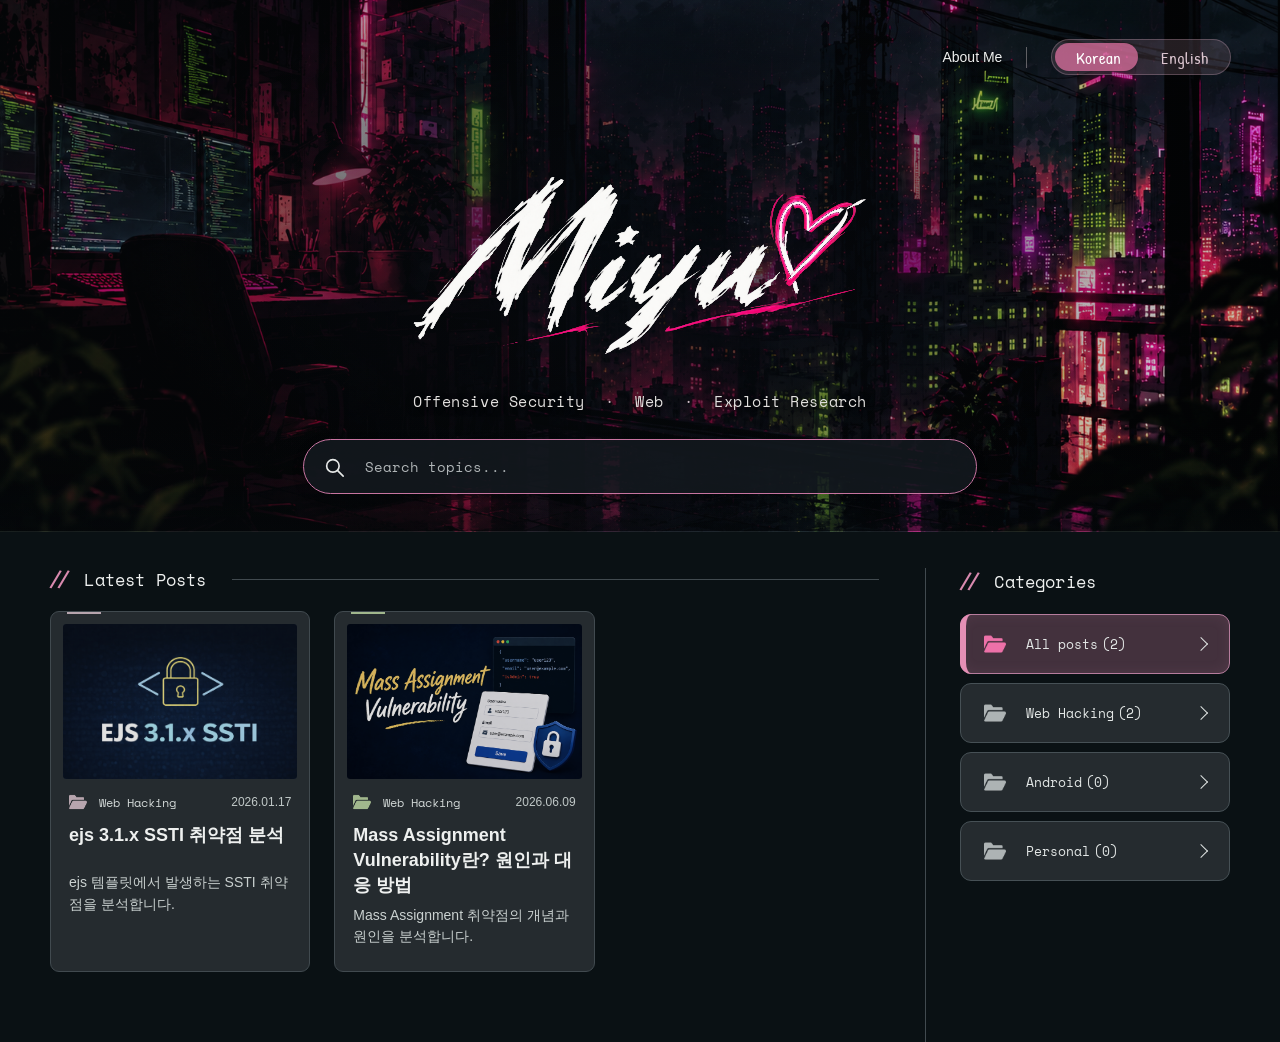
<file: index.html>
<!DOCTYPE html>
<html lang="ko">
<head>
  <meta charset="UTF-8">
  <meta name="viewport" content="width=device-width, initial-scale=1.0">
  <meta name="theme-color" content="#1b2024">
  <meta name="description" content="Miyu의 Offensive Security Research 블로그">
  <title>Miyu Blog</title>
  <meta property="og:type" content="website">
  <meta property="og:url" content="https://0xm1yu.github.io/">
  <meta property="og:title" content="Miyu Blog">
  <meta property="og:description" content="Miyu의 Offensive Security Research 블로그">
  <meta property="og:image" content="https://0xm1yu.github.io/designs/cyber/og-image.jpg">
  <meta property="og:image:width" content="1200">
  <meta property="og:image:height" content="630">
  <meta name="twitter:card" content="summary_large_image">
  <link rel="preconnect" href="https://fonts.googleapis.com">
  <link rel="preconnect" href="https://fonts.gstatic.com" crossorigin>
  <link href="https://fonts.googleapis.com/css2?family=Patrick+Hand&family=Space+Mono:wght@400;700&display=swap" rel="stylesheet">
  <link rel="stylesheet" href="designs/cyber/index.css?v=20261022-refactor">
  <script src="designs/cyber/index.js?v=20261022-refactor" defer></script>
</head>
<body>
  <section class="hero" aria-label="Miyu blog introduction">
    <header class="site-header">
      <nav class="header-nav" aria-label="Site navigation">
        <a href="#about">About Me</a>
        <span class="nav-divider" aria-hidden="true"></span>
        <div class="language-switch" data-active="ko" role="group" aria-label="Language">
          <button type="button" data-lang="ko" aria-pressed="true">Korean</button>
          <button type="button" data-lang="en" aria-pressed="false">English</button>
          <span class="thumb" aria-hidden="true"></span>
        </div>
      </nav>
    </header>

    <div class="hero-content">
      <div class="hero-heading">
        <h1 class="hero-name" aria-label="Miyu">
          <span class="sr-only">Miyu</span>
          <svg class="brush-wordmark" viewBox="-37.5 -10 1514 720" role="presentation" aria-hidden="true">
            <defs>
              <image id="brush-source" href="designs/cyber/miyu-brush-reference.png" width="1514" height="720"/>
              <filter id="white-paint" color-interpolation-filters="sRGB">
                <feColorMatrix type="matrix" values="1 0 0 0 0  0 1 0 0 0  0 0 1 0 0  -3 6 0 1 -2"/>
              </filter>
              <filter id="pink-paint" color-interpolation-filters="sRGB">
                <feColorMatrix type="matrix" values="1 0 0 0 0  0 1 0 0 0  0 0 1 0 0  4 -4 0 1 -2"/>
              </filter>
              <clipPath id="m-area"><path d="M0 0 H662 V215 L625 292 L580 390 L530 565 L490 720 H0 Z"/></clipPath>
              <clipPath id="i-body-area"><path d="M575 330 H695 L700 375 L675 445 L625 570 L535 580 L535 390 Z"/></clipPath>
              <clipPath id="i-dot-area"><path d="M625 225 H730 V327 H625 Z"/></clipPath>
              <clipPath id="y-area"><path d="M665 310 H910 V345 L895 390 L870 460 L835 535 L795 655 H605 L645 570 L700 435 Z"/></clipPath>
              <clipPath id="u-area"><path d="M865 295 H1105 V385 H1135 V560 H865 Z"/></clipPath>
              <mask id="m-reveal" maskUnits="userSpaceOnUse" maskContentUnits="userSpaceOnUse">
                <g transform="translate(0 90) scale(.69 .73)" fill="none" stroke="white" stroke-linecap="round">
                  <path class="reveal-stroke" pathLength="1" style="--delay:.058s;--duration:.278s" stroke-width="160" d="M100 671 C238 473 469 188 697 34"/>
                  <path class="reveal-stroke" pathLength="1" style="--delay:.335s;--duration:.179s" stroke-width="160" d="M688 39 C627 181 493 488 453 607"/>
                  <path class="reveal-stroke" pathLength="1" style="--delay:.514s;--duration:.272s" stroke-width="160" d="M456 596 C582 394 778 139 922 46"/>
                  <path class="reveal-stroke" pathLength="1" style="--delay:.786s;--duration:.185s" stroke-width="160" d="M920 50 C866 201 714 518 684 677"/>
                </g>
              </mask>
              <mask id="i-body-reveal" maskUnits="userSpaceOnUse" maskContentUnits="userSpaceOnUse">
                <g transform="translate(0 90) scale(.69 .73)" fill="none" stroke="white" stroke-linecap="round">
                  <path class="reveal-stroke" pathLength="1" style="--delay:.994s;--duration:.191s" stroke-width="160" d="M990 351 C914 499 842 655 721 689"/>
                </g>
              </mask>
              <mask id="i-dot-reveal" maskUnits="userSpaceOnUse" maskContentUnits="userSpaceOnUse">
                <g transform="translate(0 90) scale(.69 .73)" fill="none" stroke="white" stroke-linecap="round">
                  <path class="reveal-stroke" pathLength="1" style="--delay:1.19s;--duration:.058s" stroke-width="110" d="M974 281 L1021 254"/>
                </g>
              </mask>
              <mask id="y-reveal" maskUnits="userSpaceOnUse" maskContentUnits="userSpaceOnUse">
                <g transform="translate(0 90) scale(.69 .73)" fill="none" stroke="white" stroke-linecap="round">
                  <path class="reveal-stroke" pathLength="1" style="--delay:1.266s;--duration:.301s" stroke-width="165" d="M1071 371 C971 550 1034 605 1115 535 C1192 467 1208 377 1261 345"/>
                  <path class="reveal-stroke" pathLength="1" style="--delay:1.566s;--duration:.272s" stroke-width="165" d="M1286 347 C1207 548 1121 685 973 765"/>
                </g>
              </mask>
              <mask id="u-reveal" maskUnits="userSpaceOnUse" maskContentUnits="userSpaceOnUse">
                <g transform="translate(0 90) scale(.69 .73)" fill="none" stroke="white" stroke-linecap="round">
                  <path class="reveal-stroke" pathLength="1" style="--delay:1.85s;--duration:.231s" stroke-width="165" d="M1358 362 C1274 558 1354 588 1434 511 C1494 452 1522 371 1551 342"/>
                  <path class="reveal-stroke" pathLength="1" style="--delay:2.081s;--duration:.22s" stroke-width="165" d="M1584 345 C1500 538 1512 613 1636 540"/>
                </g>
              </mask>
              <mask id="underline-reveal" maskUnits="userSpaceOnUse" maskContentUnits="userSpaceOnUse">
                <path class="underline-reveal-path" transform="translate(0 65) scale(.69 .73)" pathLength="1" d="M430 744 C845 696 1431 606 1986 515" fill="none" stroke="white" stroke-width="78" stroke-linecap="round"/>
              </mask>
              <mask id="heart-reveal" maskUnits="userSpaceOnUse" maskContentUnits="userSpaceOnUse">
                <path class="heart-reveal-path" transform="translate(0 65) scale(.69 .73)" pathLength="1" d="M1651 502 C1596 403 1558 214 1627 115 C1682 42 1765 102 1788 211 C1856 95 1946 70 1990 144 C2044 257 1860 422 1651 502Z" fill="none" stroke="white" stroke-width="165" stroke-linejoin="round"/>
              </mask>
            </defs>
            <g clip-path="url(#m-area)"><use href="#brush-source" filter="url(#white-paint)" mask="url(#m-reveal)"/></g>
            <g clip-path="url(#i-body-area)"><use href="#brush-source" filter="url(#white-paint)" mask="url(#i-body-reveal)"/></g>
            <g clip-path="url(#i-dot-area)"><use href="#brush-source" filter="url(#white-paint)" mask="url(#i-dot-reveal)"/></g>
            <g clip-path="url(#y-area)"><use href="#brush-source" filter="url(#white-paint)" mask="url(#y-reveal)"/></g>
            <g clip-path="url(#u-area)"><use href="#brush-source" filter="url(#white-paint)" mask="url(#u-reveal)"/></g>
            <use href="#brush-source" filter="url(#pink-paint)" mask="url(#underline-reveal)"/>
            <use href="#brush-source" filter="url(#white-paint)" mask="url(#heart-reveal)"/>
            <use href="#brush-source" filter="url(#pink-paint)" mask="url(#heart-reveal)"/>
          </svg>
        </h1>
      </div>
      <p class="hero-subtitle">Offensive Security <span>·</span> Web <span>·</span> Exploit Research</p>
      <label class="search-box">
        <svg viewBox="0 0 24 24" aria-hidden="true"><circle cx="10.8" cy="10.8" r="6.8"/><path d="M16 16 L22 22"/></svg>
        <span class="sr-only">Search posts</span>
        <input id="post-search" type="search" placeholder="Search topics..." autocomplete="off">
      </label>
    </div>
  </section>

  <main class="content-shell" id="posts">
    <section class="posts-section" aria-labelledby="latest-posts-title">
      <h2 class="section-title" id="latest-posts-title"><span class="slashes" aria-hidden="true">//</span> <span>Latest Posts</span></h2>
      <!-- <a href="https://www.flaticon.com/free-icons/folder" title="folder icons">Folder icons created by Magnific - Flaticon</a> -->
      <ul class="post-grid" id="post-grid">
        <li class="post-card" data-category="web">
          <a href="/ejs-ssti-analysis/" class="post-link">
            <div class="post-image"><img src="/posts/web/cve-analysis/ejs-ssti-analysis/ejs_ssti.png" alt="EJS 3.1.x SSTI article illustration" loading="lazy"></div>
            <div class="post-info">
              <div class="post-meta"><span class="folder-icon" aria-hidden="true"></span><span>Web Hacking</span><time datetime="2026-01-17">2026.01.17</time></div>
              <h3>ejs 3.1.x SSTI 취약점 분석</h3>
              <p>ejs 템플릿에서 발생하는 SSTI 취약점을 분석합니다.</p>
            </div>
          </a>
        </li>
        <li class="post-card post-card--green" data-category="web">
          <a href="/mass-assignment/" class="post-link">
            <div class="post-image"><img src="/posts/web/vulnerabilities/mass-assignment/mass-assignment-vulnerability.png" alt="Mass Assignment Vulnerability article illustration" loading="lazy"></div>
            <div class="post-info">
              <div class="post-meta"><span class="folder-icon" aria-hidden="true"></span><span>Web Hacking</span><time datetime="2026-06-09">2026.06.09</time></div>
              <h3>Mass Assignment Vulnerability란? 원인과 대응 방법</h3>
              <p>Mass Assignment 취약점의 개념과 원인을 분석합니다.</p>
            </div>
          </a>
        </li>
      </ul>
      <p class="empty-state" id="empty-state" hidden>일치하는 글이 없습니다.</p>
    </section>

    <aside class="sidebar" aria-labelledby="categories-title">
      <h2 class="section-title" id="categories-title"><span class="slashes" aria-hidden="true">//</span> <span>Categories</span></h2>
      <div class="category-list" role="group" aria-label="Post categories">
        <button type="button" class="category-button" data-category="all" aria-pressed="true"><span class="folder-icon" aria-hidden="true"></span><span>All posts</span><span class="category-count"></span><span class="chevron" aria-hidden="true"></span></button>
        <button type="button" class="category-button" data-category="web" aria-pressed="false"><span class="folder-icon" aria-hidden="true"></span><span>Web Hacking</span><span class="category-count"></span><span class="chevron" aria-hidden="true"></span></button>
        <button type="button" class="category-button" data-category="android" aria-pressed="false"><span class="folder-icon" aria-hidden="true"></span><span>Android</span><span class="category-count"></span><span class="chevron" aria-hidden="true"></span></button>
        <button type="button" class="category-button" data-category="personal" aria-pressed="false"><span class="folder-icon" aria-hidden="true"></span><span>Personal</span><span class="category-count"></span><span class="chevron" aria-hidden="true"></span></button>
      </div>
      <div id="about"></div>
    </aside>
  </main>
</body>
</html>
</file>
<file: designs/cyber/index.css>
:root {
  color-scheme: dark;
  --bg: #0a1114;
  --panel: #252b2f;
  --line: #414a4f;
  --text: #eef0ef;
  --pink: #d98aaf;
  --pink-strong: #ed71a8;
  --sage: #a1b78d;
}
* { box-sizing: border-box; }
html { scroll-behavior: smooth; }
body { margin: 0; background: var(--bg); color: var(--text); font-family: 'Space Mono', 'Apple SD Gothic Neo', monospace; }
button, input { font: inherit; }
button { cursor: pointer; }
a { color: inherit; text-decoration: none; }
[hidden] { display: none !important; }
.sr-only { position: absolute; width: 1px; height: 1px; padding: 0; margin: -1px; overflow: hidden; clip: rect(0,0,0,0); white-space: nowrap; border: 0; }

/* The city remains expressive; the overlay gives the wordmark and search a quieter center. */
.hero {
  min-height: 477px;
  position: relative;
  isolation: isolate;
  overflow: hidden;
  display: flex;
  flex-direction: column;
  align-items: center;
  background: #12181d url('background.png') center 48% / cover no-repeat;
  border-bottom: 1px solid rgba(128, 153, 162, .18);
}
.hero::before {
  content: '';
  position: absolute;
  inset: 0;
  z-index: -1;
  background:
    linear-gradient(180deg, transparent 80%, rgba(5, 10, 13, .13) 92%, rgba(5, 10, 13, .38) 100%),
    radial-gradient(ellipse 39% 53% at 50% 48%, rgba(6, 10, 15, .68), rgba(6, 10, 15, .32) 65%, transparent),
    linear-gradient(90deg, rgba(10, 14, 19, .37), rgba(10, 14, 19, .29) 48%, rgba(10, 14, 19, .22));
}
.site-header { width: 100%; min-height: 100px; padding: 25px clamp(28px, 3.8vw, 64px); display: flex; align-items: flex-start; justify-content: flex-end; }
.header-nav { display: flex; align-items: center; gap: 24px; padding-top: 14px; font: 14px/1 Arial, sans-serif; }
.header-nav > a { padding: 8px 0; text-shadow: 0 1px 4px #000; }
.header-nav > a:hover, .header-nav > a:focus-visible { color: #f1a6c7; }
.nav-divider { height: 21px; width: 1px; background: #8e898d; opacity: .65; }
.language-switch { position: relative; display: grid; grid-template-columns: repeat(2, minmax(0, 1fr)); align-items: center; width: 180px; height: 36px; padding: 3px; border-radius: 999px; border: 1px solid rgba(238, 190, 211, .26); background: rgba(238, 190, 211, .14); }
.language-switch button { position: relative; z-index: 1; width: 100%; height: 100%; padding: 0; border: 0; color: #dcc6d0; background: transparent; font: 17px 'Patrick Hand', Arial, sans-serif; transition: color .25s ease; }
.language-switch button[aria-pressed="true"] { color: #fff; }
.language-switch .thumb { position: absolute; top: 3px; left: 3px; width: calc(50% - 6px); height: calc(100% - 6px); border-radius: 999px; background: rgba(217, 111, 157, .76); box-shadow: 0 2px 6px rgba(0,0,0,.17); transition: transform .3s ease; }
.language-switch[data-active="en"] .thumb { transform: translateX(calc(100% + 5px)); }
.language-switch button:focus-visible, .category-button:focus-visible, .post-link:focus-visible { outline: 2px solid #ed9fc4; outline-offset: 3px; }
.hero-content { width: min(900px, calc(100% - 40px)); margin: 34px auto 37px; text-align: center; }
.hero-heading { width: min(520px, 76vw); margin: 0 auto; }
.hero-name { margin: 0; line-height: 0; }
.brush-wordmark { display: block; width: 100%; height: auto; overflow: visible; }
.reveal-stroke, .underline-reveal-path, .heart-reveal-path { stroke-dasharray: 1 2; stroke-dashoffset: 1; }
.reveal-stroke { animation: paint-reveal var(--duration) cubic-bezier(.2,.55,.35,1) var(--delay) forwards; }
.underline-reveal-path { animation: paint-reveal .32s ease-in-out 2.517s forwards; }
.heart-reveal-path { animation: paint-reveal .636s ease-out 2.895s forwards; }
@keyframes paint-reveal { to { stroke-dashoffset: 0; } }
.hero-subtitle { margin: 10px 0 27px; color: #e3e1df; font-size: clamp(12px, 1.15vw, 16px); letter-spacing: .035em; text-shadow: 0 2px 7px #000; }
.hero-subtitle span { margin: 0 11px; color: #d1bfc7; }
.search-box { width: min(674px, 100%); height: 55px; display: flex; align-items: center; gap: 18px; margin: 0 auto; padding: 0 19px; border: 1px solid #c774a0; border-radius: 999px; background: rgba(19, 25, 30, .87); box-shadow: 0 4px 12px rgba(0,0,0,.19); }
.search-box:focus-within { border-color: #efa5c7; box-shadow: 0 0 0 2px rgba(217,138,175,.14); }
.search-box svg { width: 22px; height: 22px; flex: none; fill: none; stroke: #e7e9e8; stroke-width: 1.8; stroke-linecap: round; }
.search-box input { width: 100%; min-width: 0; height: 100%; border: 0; outline: 0; background: transparent; color: #fff; font-size: 14px; }
.search-box input::placeholder { color: #b0b5b7; opacity: 1; }
.search-box input::-webkit-search-cancel-button { filter: invert(1); }

/* Reading area: fewer accents, softer borders, larger supporting text. */
.content-shell { width: min(1545px, calc(100% - 100px)); margin: 0 auto; display: grid; grid-template-columns: minmax(0, 1fr) 305px; gap: 46px; padding-top: 36px; }
.posts-section { min-width: 0; }
.section-title { display: flex; align-items: center; gap: 18px; margin: 0 0 21px; height: 22px; font-size: 17px; font-weight: 400; letter-spacing: .01em; white-space: nowrap; }
.posts-section .section-title::after { content: ''; flex: 1; height: 1px; margin-left: 8px; background: var(--line); }
.slashes { color: var(--pink); font-size: 19px; font-weight: 700; letter-spacing: -.2em; transform: skewX(-15deg); }
.post-grid { list-style: none; margin: 0; padding: 0 0 70px; display: grid; grid-template-columns: repeat(3, minmax(0, 1fr)); gap: 24px; }
.post-card { --card-accent: #b7a5ae; position: relative; min-width: 0; border: 1px solid var(--line); border-radius: 9px; overflow: hidden; background: var(--panel); transition: transform .2s, border-color .2s, box-shadow .2s; }
.post-card::before { content: ''; position: absolute; z-index: 1; width: 34px; height: 2px; top: 0; left: 16px; background: var(--card-accent); }
.post-card--green { --card-accent: var(--sage); }
.post-card:hover, .post-card:focus-within { transform: translateY(-3px); border-color: #8d7482; box-shadow: 0 9px 22px rgba(0,0,0,.15); }
.post-link { display: block; height: 100%; padding: 12px; }
.post-image { height: 155px; overflow: hidden; border-radius: 3px; background: #323a3e; }
.post-image img { width: 100%; height: 100%; display: block; object-fit: cover; filter: saturate(.78) brightness(.88); transition: filter .2s; }
.post-card:hover .post-image img { filter: saturate(.88) brightness(.96); }
.post-info { padding: 14px 6px 7px; }
.post-meta { display: flex; align-items: center; gap: 12px; color: #d0d6d5; font-size: 12px; }
.post-meta time, .post-info h3, .post-info p { font-family: Arial, 'Apple SD Gothic Neo', sans-serif; }
.post-meta time { margin-left: auto; color: #c0c8c7; white-space: nowrap; }
.folder-icon { display: inline-block; flex: none; width: 18px; height: 18px; background: #adb3b4; -webkit-mask: url('folder.png') center / contain no-repeat; mask: url('folder.png') center / contain no-repeat; }
.post-info .folder-icon { background: var(--card-accent); }
.post-info h3 { min-height: 42px; margin: 12px 0 7px; font-size: 18px; line-height: 1.38; font-weight: 600; overflow-wrap: anywhere; }
.post-info p { margin: 0 0 4px; color: #cad1d0; font-size: 14px; line-height: 1.55; }
.empty-state { padding: 48px 20px; color: #d0d5d4; border: 1px solid var(--line); border-radius: 8px; background: var(--panel); text-align: center; }
.sidebar { min-width: 0; padding: 0 0 0 34px; border-left: 1px solid #414a4f; }
.sidebar .section-title { margin: 2px 0 22px; }
.category-list { display: flex; flex-direction: column; gap: 9px; }
.category-button { position: relative; display: flex; align-items: center; gap: 18px; min-height: 60px; width: 100%; padding: 0 23px; border: 1px solid #465055; border-radius: 11px; color: #e3e7e6; background: #252b2f; text-align: left; font-size: 13px; transition: border-color .2s, background .2s; }
.category-button:hover { border-color: #7b8589; background: #2e3539; }
.category-button[aria-pressed="true"] { border-color: #b67d9d; background: #43313d; box-shadow: inset 0 0 14px rgba(217,138,175,.1); }
.category-button[aria-pressed="true"]::before { content: ''; position: absolute; top: -1px; bottom: -1px; left: -1px; width: 16px; border-left: 6px solid #e58fb5; border-radius: 12px 0 0 12px; pointer-events: none; }
.category-count { margin-left: -14px; }
.category-button .folder-icon { width: 22px; height: 22px; margin-right: 2px; }
.category-button[aria-pressed="true"] .folder-icon { background: var(--pink-strong); }
.chevron { width: 10px; height: 10px; margin-left: auto; border-right: 1.5px solid #dfe3e2; border-top: 1.5px solid #dfe3e2; transform: rotate(45deg); }

@media (max-width: 1100px) {
  .content-shell { width: min(100% - 48px, 1000px); grid-template-columns: minmax(0, 1fr) 260px; gap: 34px; }
  .sidebar { padding-left: 26px; }
  .post-grid { grid-template-columns: repeat(2, minmax(0, 1fr)); }
}
@media (max-width: 900px) {
  .hero-subtitle { font-size: 14px; }
  .content-shell { display: flex; flex-direction: column; width: calc(100% - 48px); padding-top: 30px; }
  .post-grid { padding-bottom: 20px; }
  .sidebar { border-left: 0; border-top: 1px solid var(--line); padding: 27px 0 0; }
  .category-list { display: grid; grid-template-columns: repeat(2, minmax(0, 1fr)); }
}
@media (max-width: 700px) {
  .hero { min-height: 500px; background-position: 42% center; }
  .site-header { min-height: 76px; padding: 18px 20px; align-items: center; }
  .header-nav { gap: 12px; padding-top: 0; }
  .header-nav > a { font-size: 12px; }
  .nav-divider { display: none; }
  .language-switch { width: 140px; height: 28px; }
  .language-switch button { font-size: 12px; }
  .hero-content { margin: 78px auto 48px; }
  .hero-heading { width: min(500px, 88vw); }
  .hero-subtitle { margin-top: 5px; line-height: 1.8; }
  .hero-subtitle span { margin: 0 4px; }
  .content-shell { width: calc(100% - 36px); }
}
@media (max-width: 460px) {
  .site-header { padding: 16px 14px; }
  .header-nav { gap: 7px; }
  .header-nav > a { font-size: 11px; }
  .language-switch button { font-size: 11px; }
  .hero-content { margin-top: 96px; }
  .hero-subtitle { font-size: 13px; }
  .post-grid { grid-template-columns: 1fr; }
  .category-button { padding: 0 12px; gap: 10px; font-size: 11px; }
  .category-count { margin-left: -7px; }
}
@media (prefers-reduced-motion: reduce) {
  *, *::before, *::after { scroll-behavior: auto !important; animation-duration: .01ms !important; animation-delay: 0ms !important; transition-duration: .01ms !important; }
  .reveal-stroke, .underline-reveal-path, .heart-reveal-path { stroke-dashoffset: 0; }
}
</file>
